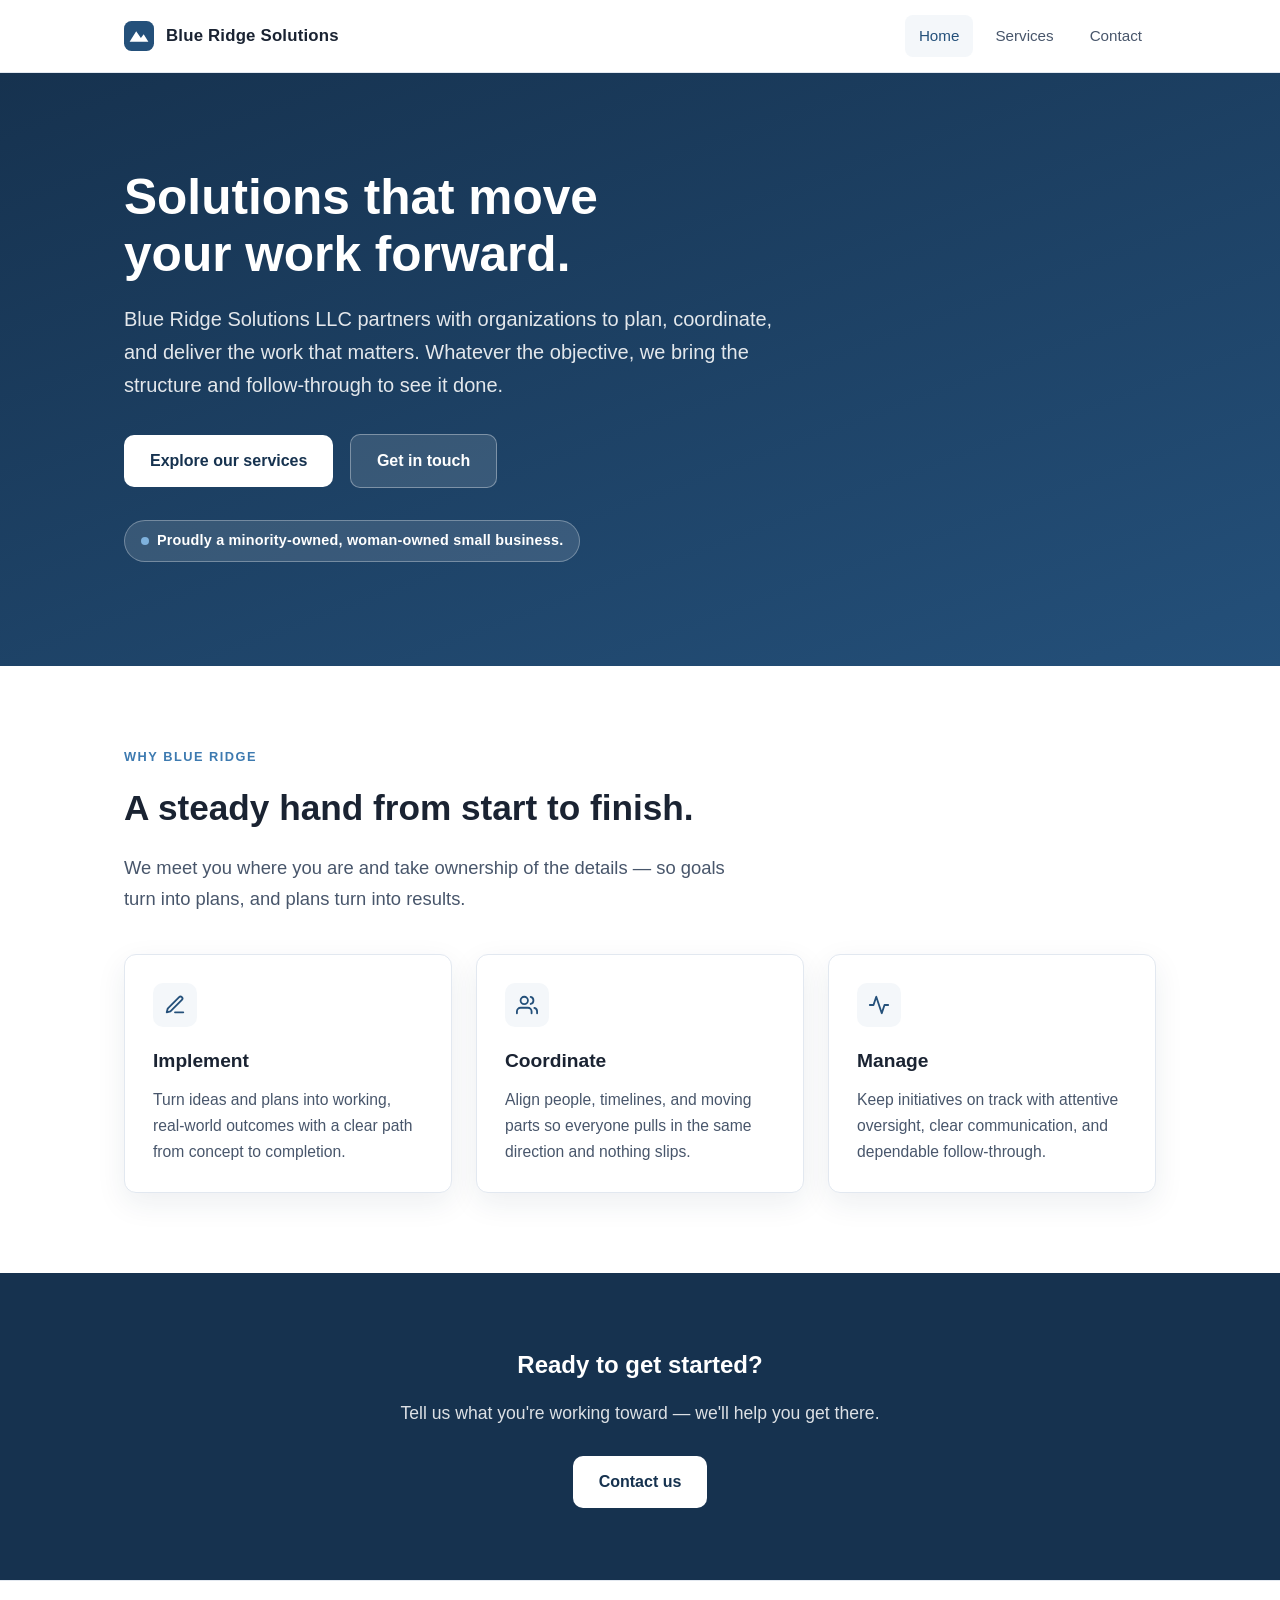
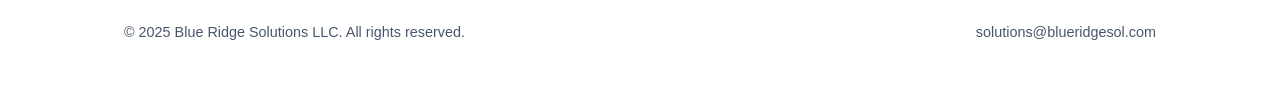
<file: index.html>
<!DOCTYPE html>
<html lang="en">
<head>
  <meta charset="UTF-8">
  <meta name="viewport" content="width=device-width, initial-scale=1.0">
  <title>Blue Ridge Solutions LLC</title>
  <meta name="description" content="Blue Ridge Solutions LLC helps organizations implement, coordinate, and manage the work that matters — across any industry.">
  <link rel="stylesheet" href="styles.css">
</head>
<body>
  <header class="site-header">
    <div class="container nav">
      <a class="brand" href="index.html">
        <svg class="mark" viewBox="0 0 32 32" fill="none" xmlns="http://www.w3.org/2000/svg" aria-hidden="true">
          <rect width="32" height="32" rx="8" fill="#24507a"/>
          <path d="M6 22 L13 11 L18 18 L21 14 L26 22 Z" fill="#ffffff"/>
        </svg>
        Blue Ridge Solutions
      </a>
      <nav class="nav-links">
        <a href="index.html" class="active">Home</a>
        <a href="services.html">Services</a>
        <a href="contact.html">Contact</a>
      </nav>
    </div>
  </header>

  <section class="hero">
    <div class="container">
      <h1>Solutions that move your work forward.</h1>
      <p>
        Blue Ridge Solutions LLC partners with organizations to plan, coordinate,
        and deliver the work that matters. Whatever the objective, we bring the
        structure and follow-through to see it done.
      </p>
      <div>
        <a class="btn btn-primary" href="services.html">Explore our services</a>
        <a class="btn btn-ghost" href="contact.html">Get in touch</a>
      </div>
      <p class="badge">Proudly a minority-owned, woman-owned small business.</p>
    </div>
  </section>

  <section class="section">
    <div class="container">
      <p class="eyebrow">Why Blue Ridge</p>
      <h2>A steady hand from start to finish.</h2>
      <p class="lead">
        We meet you where you are and take ownership of the details — so goals
        turn into plans, and plans turn into results.
      </p>

      <div class="grid">
        <div class="card">
          <div class="icon">
            <svg width="22" height="22" viewBox="0 0 24 24" fill="none" stroke="currentColor" stroke-width="2" stroke-linecap="round" stroke-linejoin="round"><path d="M12 20h9"/><path d="M16.5 3.5a2.12 2.12 0 0 1 3 3L7 19l-4 1 1-4Z"/></svg>
          </div>
          <h3>Implement</h3>
          <p>Turn ideas and plans into working, real-world outcomes with a clear path from concept to completion.</p>
        </div>
        <div class="card">
          <div class="icon">
            <svg width="22" height="22" viewBox="0 0 24 24" fill="none" stroke="currentColor" stroke-width="2" stroke-linecap="round" stroke-linejoin="round"><path d="M17 21v-2a4 4 0 0 0-4-4H5a4 4 0 0 0-4 4v2"/><circle cx="9" cy="7" r="4"/><path d="M23 21v-2a4 4 0 0 0-3-3.87"/><path d="M16 3.13a4 4 0 0 1 0 7.75"/></svg>
          </div>
          <h3>Coordinate</h3>
          <p>Align people, timelines, and moving parts so everyone pulls in the same direction and nothing slips.</p>
        </div>
        <div class="card">
          <div class="icon">
            <svg width="22" height="22" viewBox="0 0 24 24" fill="none" stroke="currentColor" stroke-width="2" stroke-linecap="round" stroke-linejoin="round"><path d="M22 12h-4l-3 9L9 3l-3 9H2"/></svg>
          </div>
          <h3>Manage</h3>
          <p>Keep initiatives on track with attentive oversight, clear communication, and dependable follow-through.</p>
        </div>
      </div>
    </div>
  </section>

  <section class="cta">
    <div class="container">
      <h2>Ready to get started?</h2>
      <p>Tell us what you're working toward — we'll help you get there.</p>
      <a class="btn btn-primary" href="contact.html">Contact us</a>
    </div>
  </section>

  <footer class="site-footer">
    <div class="container footer-inner">
      <span>&copy; 2025 Blue Ridge Solutions LLC. All rights reserved.</span>
      <a href="mailto:solutions@blueridgesol.com">solutions@blueridgesol.com</a>
    </div>
  </footer>
</body>
</html>
</file>
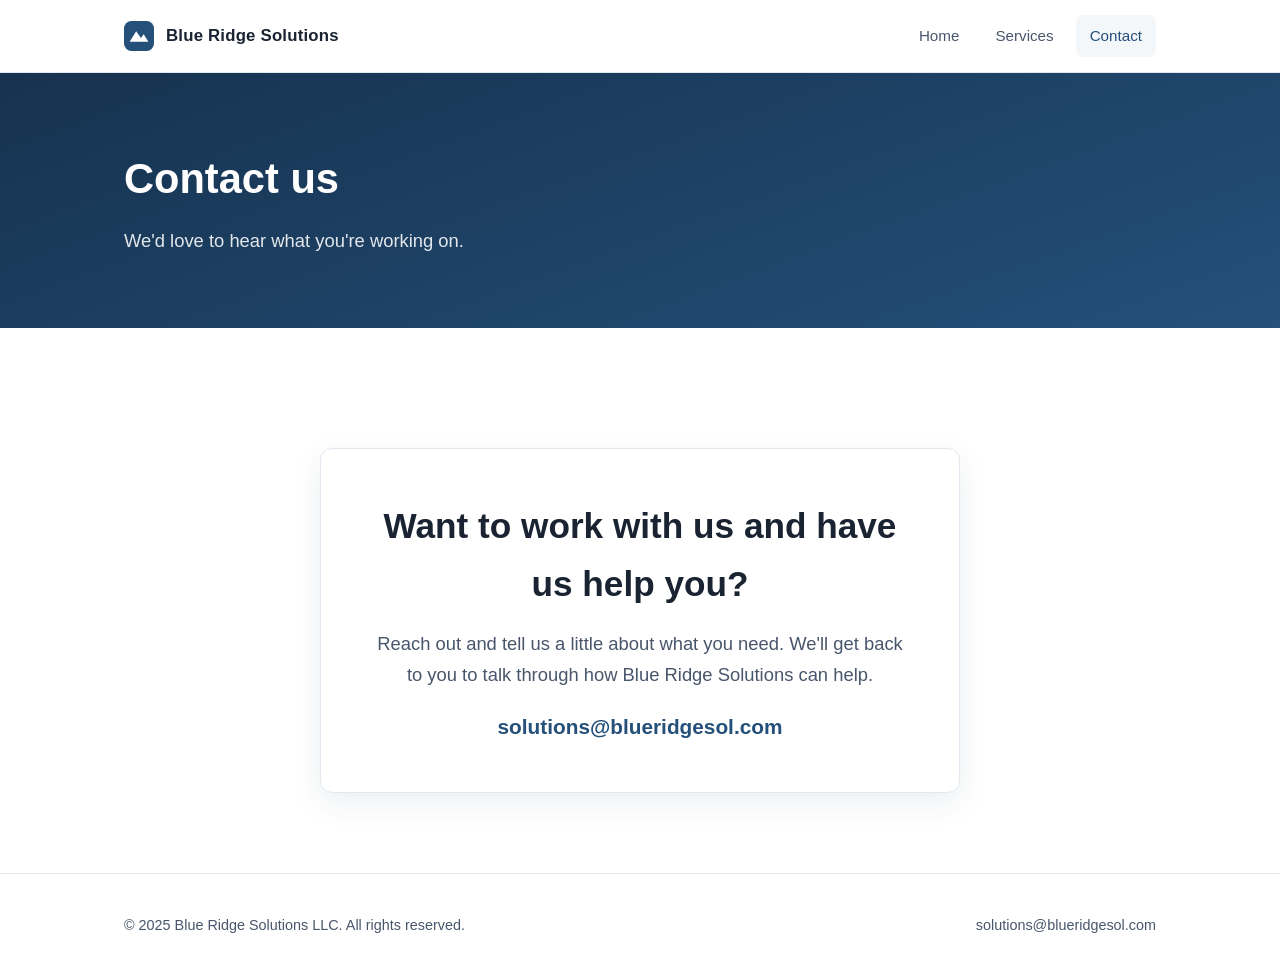
<file: contact.html>
<!DOCTYPE html>
<html lang="en">
<head>
  <meta charset="UTF-8">
  <meta name="viewport" content="width=device-width, initial-scale=1.0">
  <title>Contact — Blue Ridge Solutions LLC</title>
  <meta name="description" content="Get in touch with Blue Ridge Solutions LLC. Email us at solutions@blueridgesol.com.">
  <link rel="stylesheet" href="styles.css">
</head>
<body>
  <header class="site-header">
    <div class="container nav">
      <a class="brand" href="index.html">
        <svg class="mark" viewBox="0 0 32 32" fill="none" xmlns="http://www.w3.org/2000/svg" aria-hidden="true">
          <rect width="32" height="32" rx="8" fill="#24507a"/>
          <path d="M6 22 L13 11 L18 18 L21 14 L26 22 Z" fill="#ffffff"/>
        </svg>
        Blue Ridge Solutions
      </a>
      <nav class="nav-links">
        <a href="index.html">Home</a>
        <a href="services.html">Services</a>
        <a href="contact.html" class="active">Contact</a>
      </nav>
    </div>
  </header>

  <section class="page-head">
    <div class="container">
      <h1>Contact us</h1>
      <p>We'd love to hear what you're working on.</p>
    </div>
  </section>

  <section class="section">
    <div class="container">
      <div class="contact-card">
        <h2>Want to work with us and have us help you?</h2>
        <p class="lead" style="margin: 12px auto 0;">
          Reach out and tell us a little about what you need. We'll get back to you
          to talk through how Blue Ridge Solutions can help.
        </p>
        <a class="email-link" href="mailto:solutions@blueridgesol.com">solutions@blueridgesol.com</a>
      </div>
    </div>
  </section>

  <footer class="site-footer">
    <div class="container footer-inner">
      <span>&copy; 2025 Blue Ridge Solutions LLC. All rights reserved.</span>
      <a href="mailto:solutions@blueridgesol.com">solutions@blueridgesol.com</a>
    </div>
  </footer>
</body>
</html>
</file>
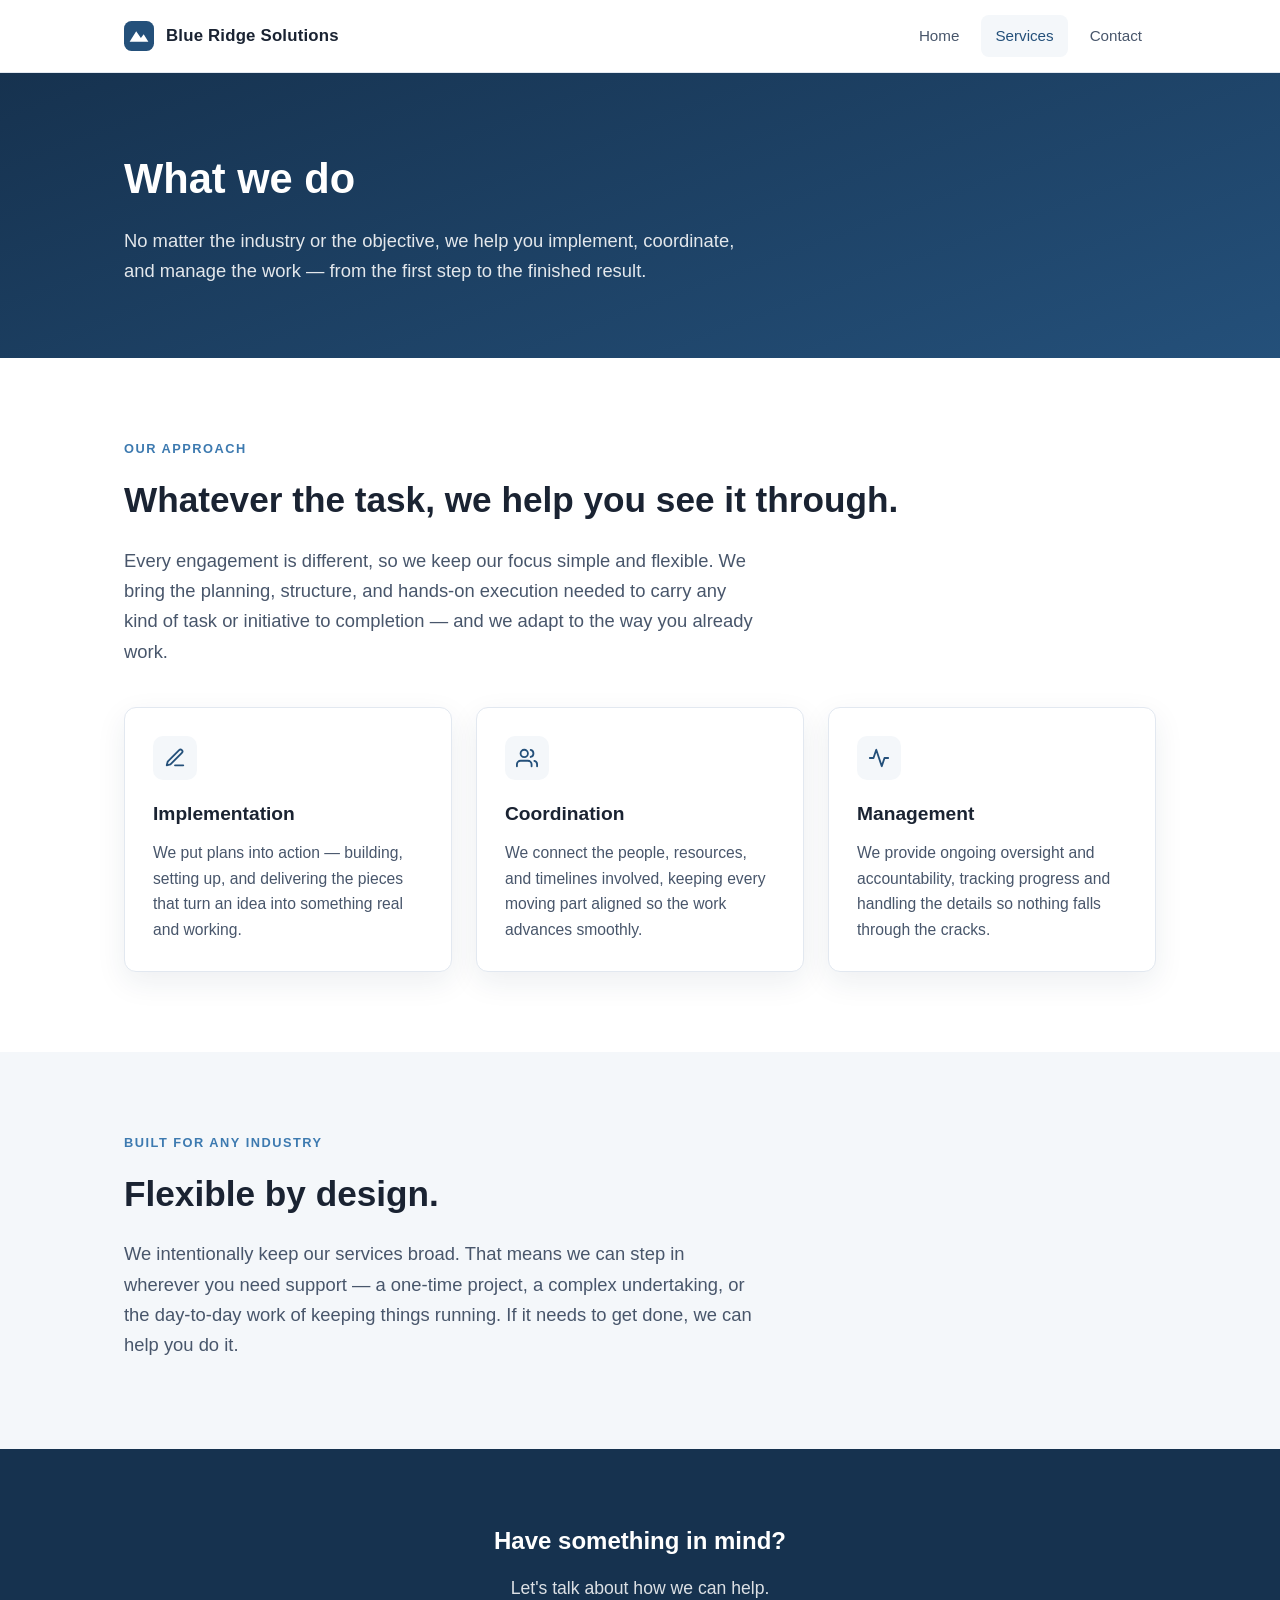
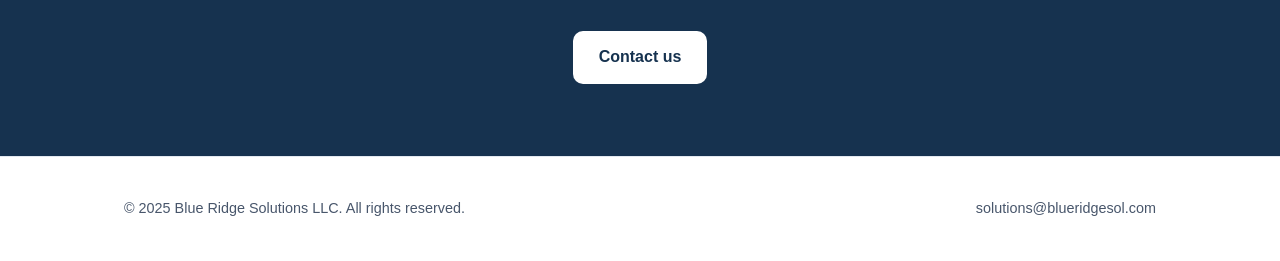
<file: services.html>
<!DOCTYPE html>
<html lang="en">
<head>
  <meta charset="UTF-8">
  <meta name="viewport" content="width=device-width, initial-scale=1.0">
  <title>Services — Blue Ridge Solutions LLC</title>
  <meta name="description" content="Blue Ridge Solutions helps implement, coordinate, and manage tasks and initiatives of any kind, across any industry.">
  <link rel="stylesheet" href="styles.css">
</head>
<body>
  <header class="site-header">
    <div class="container nav">
      <a class="brand" href="index.html">
        <svg class="mark" viewBox="0 0 32 32" fill="none" xmlns="http://www.w3.org/2000/svg" aria-hidden="true">
          <rect width="32" height="32" rx="8" fill="#24507a"/>
          <path d="M6 22 L13 11 L18 18 L21 14 L26 22 Z" fill="#ffffff"/>
        </svg>
        Blue Ridge Solutions
      </a>
      <nav class="nav-links">
        <a href="index.html">Home</a>
        <a href="services.html" class="active">Services</a>
        <a href="contact.html">Contact</a>
      </nav>
    </div>
  </header>

  <section class="page-head">
    <div class="container">
      <h1>What we do</h1>
      <p>
        No matter the industry or the objective, we help you implement, coordinate,
        and manage the work — from the first step to the finished result.
      </p>
    </div>
  </section>

  <section class="section">
    <div class="container">
      <p class="eyebrow">Our approach</p>
      <h2>Whatever the task, we help you see it through.</h2>
      <p class="lead">
        Every engagement is different, so we keep our focus simple and flexible.
        We bring the planning, structure, and hands-on execution needed to carry
        any kind of task or initiative to completion — and we adapt to the way you
        already work.
      </p>

      <div class="grid">
        <div class="card">
          <div class="icon">
            <svg width="22" height="22" viewBox="0 0 24 24" fill="none" stroke="currentColor" stroke-width="2" stroke-linecap="round" stroke-linejoin="round"><path d="M12 20h9"/><path d="M16.5 3.5a2.12 2.12 0 0 1 3 3L7 19l-4 1 1-4Z"/></svg>
          </div>
          <h3>Implementation</h3>
          <p>We put plans into action — building, setting up, and delivering the pieces that turn an idea into something real and working.</p>
        </div>
        <div class="card">
          <div class="icon">
            <svg width="22" height="22" viewBox="0 0 24 24" fill="none" stroke="currentColor" stroke-width="2" stroke-linecap="round" stroke-linejoin="round"><path d="M17 21v-2a4 4 0 0 0-4-4H5a4 4 0 0 0-4 4v2"/><circle cx="9" cy="7" r="4"/><path d="M23 21v-2a4 4 0 0 0-3-3.87"/><path d="M16 3.13a4 4 0 0 1 0 7.75"/></svg>
          </div>
          <h3>Coordination</h3>
          <p>We connect the people, resources, and timelines involved, keeping every moving part aligned so the work advances smoothly.</p>
        </div>
        <div class="card">
          <div class="icon">
            <svg width="22" height="22" viewBox="0 0 24 24" fill="none" stroke="currentColor" stroke-width="2" stroke-linecap="round" stroke-linejoin="round"><path d="M22 12h-4l-3 9L9 3l-3 9H2"/></svg>
          </div>
          <h3>Management</h3>
          <p>We provide ongoing oversight and accountability, tracking progress and handling the details so nothing falls through the cracks.</p>
        </div>
      </div>
    </div>
  </section>

  <section class="section alt">
    <div class="container">
      <p class="eyebrow">Built for any industry</p>
      <h2>Flexible by design.</h2>
      <p class="lead">
        We intentionally keep our services broad. That means we can step in wherever
        you need support — a one-time project, a complex undertaking, or the day-to-day
        work of keeping things running. If it needs to get done, we can help you do it.
      </p>
    </div>
  </section>

  <section class="cta">
    <div class="container">
      <h2>Have something in mind?</h2>
      <p>Let's talk about how we can help.</p>
      <a class="btn btn-primary" href="contact.html">Contact us</a>
    </div>
  </section>

  <footer class="site-footer">
    <div class="container footer-inner">
      <span>&copy; 2025 Blue Ridge Solutions LLC. All rights reserved.</span>
      <a href="mailto:solutions@blueridgesol.com">solutions@blueridgesol.com</a>
    </div>
  </footer>
</body>
</html>
</file>
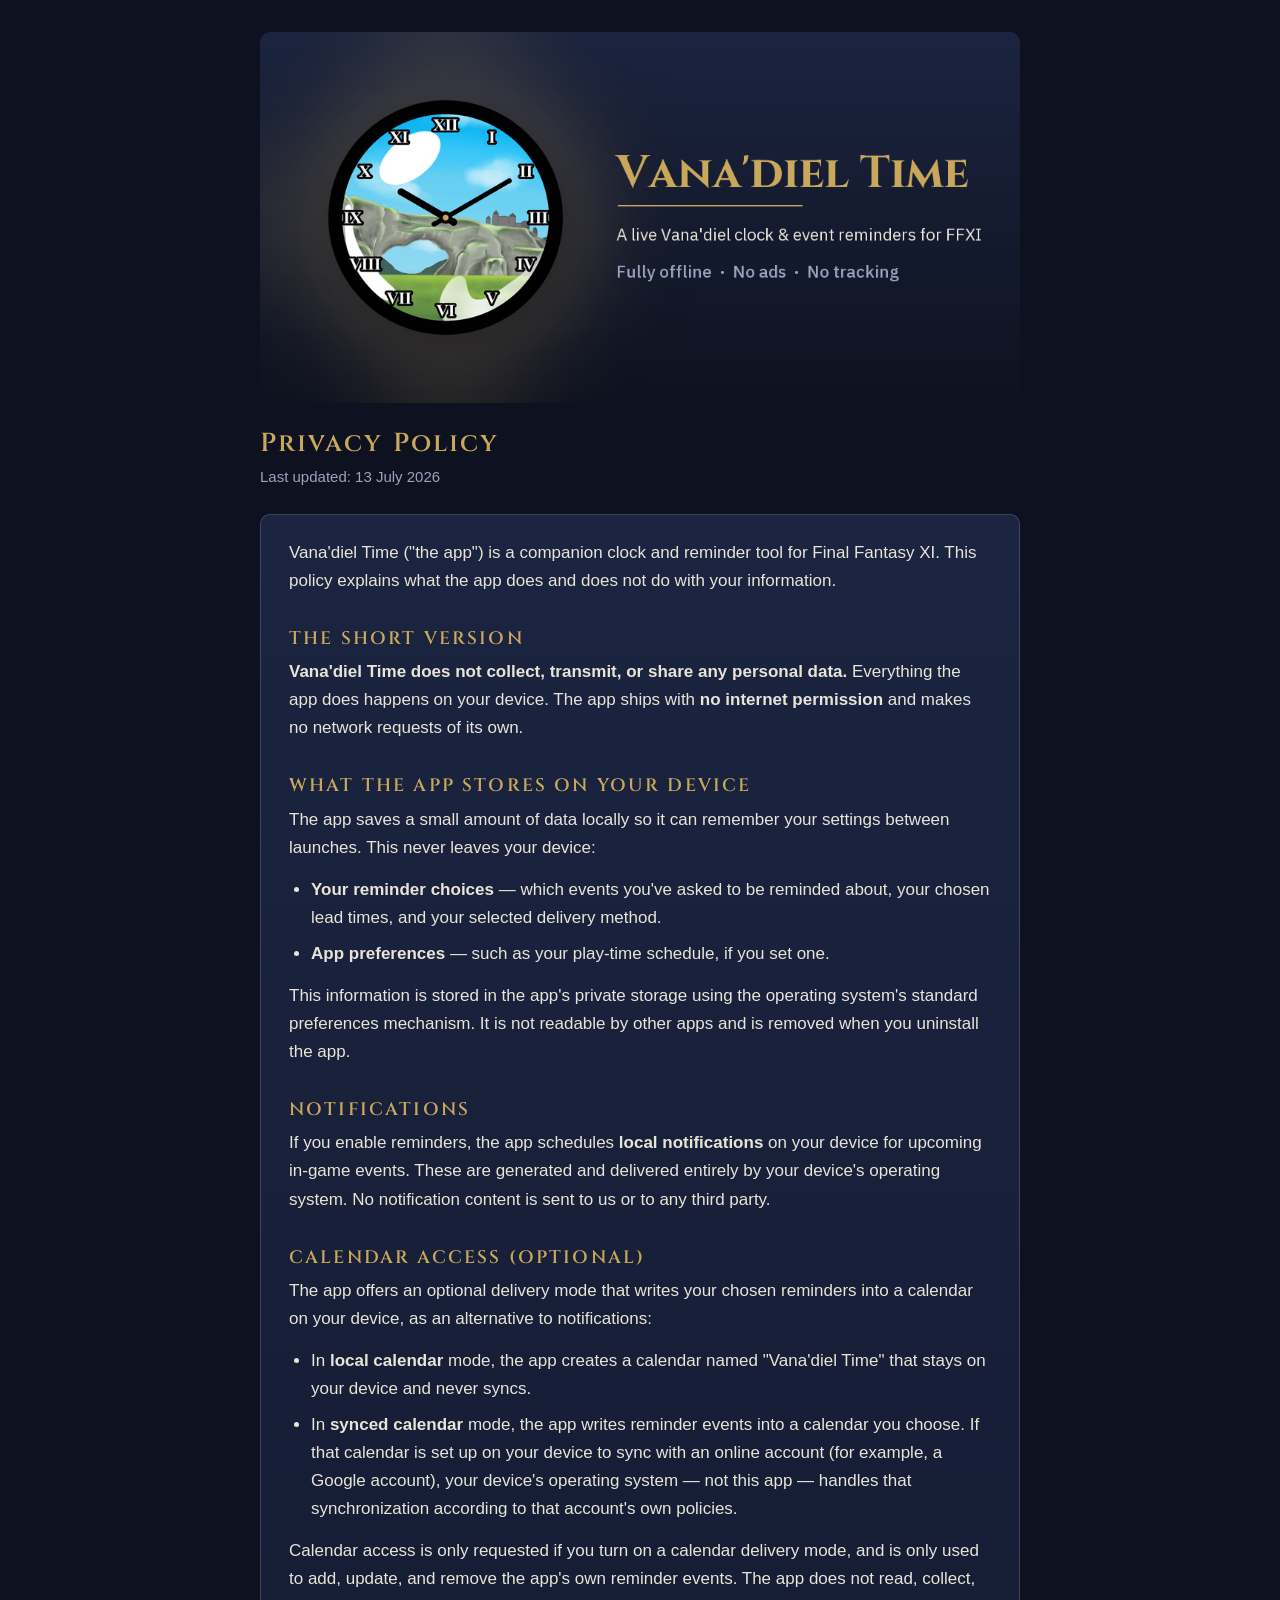
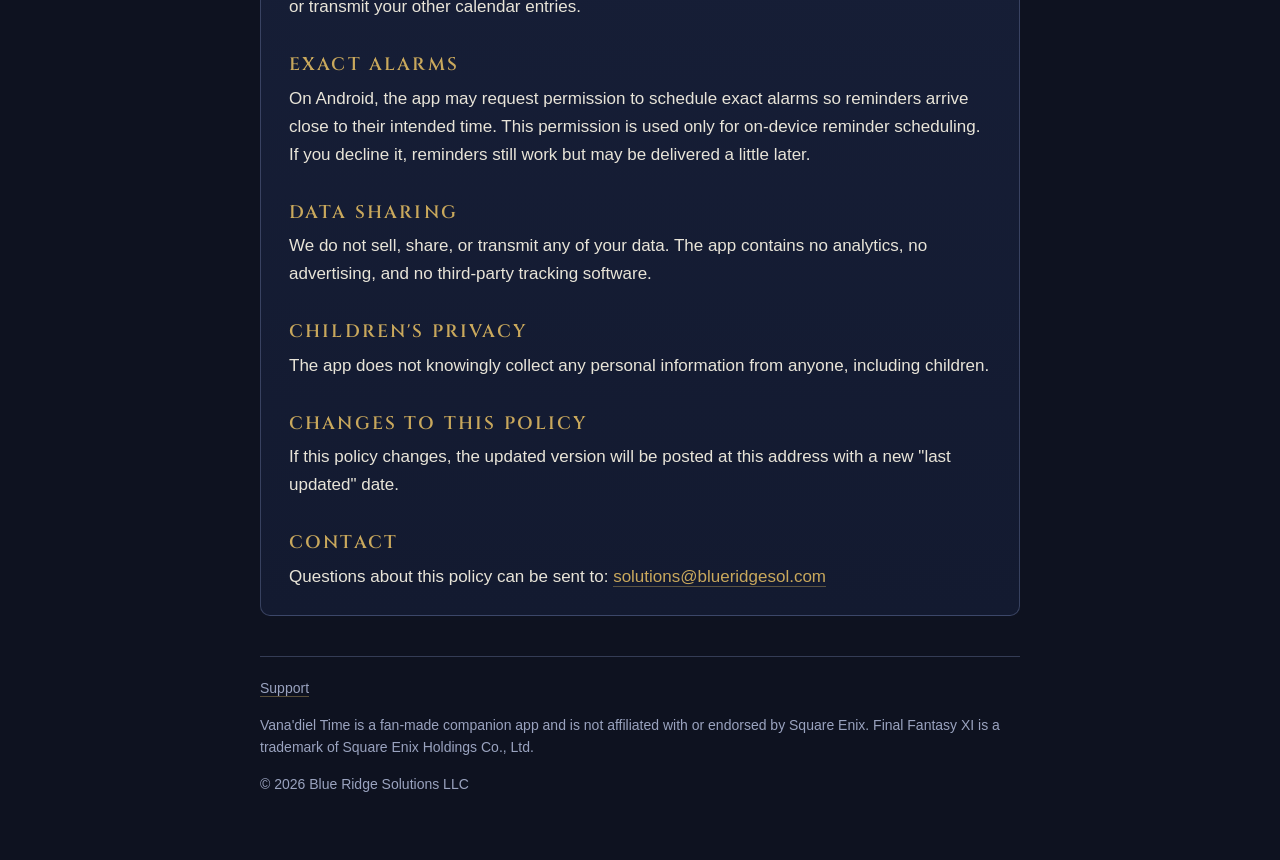
<file: vanadiel-time/privacy.html>
<!DOCTYPE html>
<html lang="en">
<head>
  <meta charset="UTF-8">
  <meta name="viewport" content="width=device-width, initial-scale=1.0">
  <title>Privacy Policy — Vana'diel Time</title>
  <meta name="description" content="Privacy policy for the Vana'diel Time app.">
  <meta name="robots" content="noindex, nofollow">
  <link rel="preconnect" href="https://fonts.googleapis.com">
  <link rel="preconnect" href="https://fonts.gstatic.com" crossorigin>
  <link href="https://fonts.googleapis.com/css2?family=Cinzel:wght@600&display=swap" rel="stylesheet">
  <link rel="stylesheet" href="vanadiel.css">
</head>
<body>
  <div class="wrap">
    <img class="hero" src="feature-graphic.png"
         alt="Vana'diel Time — a live Vana'diel clock and event reminders for FFXI">

    <h1>Privacy Policy</h1>
    <p class="updated">Last updated: 13 July 2026</p>

    <div class="panel">
      <p>
        Vana'diel Time ("the app") is a companion clock and reminder tool for
        Final Fantasy XI. This policy explains what the app does and does not do
        with your information.
      </p>

      <h2>The short version</h2>
      <p>
        <strong>Vana'diel Time does not collect, transmit, or share any personal
        data.</strong> Everything the app does happens on your device. The app
        ships with <strong>no internet permission</strong> and makes no network
        requests of its own.
      </p>

      <h2>What the app stores on your device</h2>
      <p>
        The app saves a small amount of data locally so it can remember your
        settings between launches. This never leaves your device:
      </p>
      <ul>
        <li><strong>Your reminder choices</strong> — which events you've asked to
          be reminded about, your chosen lead times, and your selected delivery
          method.</li>
        <li><strong>App preferences</strong> — such as your play-time schedule,
          if you set one.</li>
      </ul>
      <p>
        This information is stored in the app's private storage using the
        operating system's standard preferences mechanism. It is not readable by
        other apps and is removed when you uninstall the app.
      </p>

      <h2>Notifications</h2>
      <p>
        If you enable reminders, the app schedules <strong>local
        notifications</strong> on your device for upcoming in-game events. These
        are generated and delivered entirely by your device's operating system.
        No notification content is sent to us or to any third party.
      </p>

      <h2>Calendar access (optional)</h2>
      <p>
        The app offers an optional delivery mode that writes your chosen
        reminders into a calendar on your device, as an alternative to
        notifications:
      </p>
      <ul>
        <li>In <strong>local calendar</strong> mode, the app creates a calendar
          named "Vana'diel Time" that stays on your device and never syncs.</li>
        <li>In <strong>synced calendar</strong> mode, the app writes reminder
          events into a calendar you choose. If that calendar is set up on your
          device to sync with an online account (for example, a Google account),
          your device's operating system — not this app — handles that
          synchronization according to that account's own policies.</li>
      </ul>
      <p>
        Calendar access is only requested if you turn on a calendar delivery
        mode, and is only used to add, update, and remove the app's own reminder
        events. The app does not read, collect, or transmit your other calendar
        entries.
      </p>

      <h2>Exact alarms</h2>
      <p>
        On Android, the app may request permission to schedule exact alarms so
        reminders arrive close to their intended time. This permission is used
        only for on-device reminder scheduling. If you decline it, reminders
        still work but may be delivered a little later.
      </p>

      <h2>Data sharing</h2>
      <p>
        We do not sell, share, or transmit any of your data. The app contains no
        analytics, no advertising, and no third-party tracking software.
      </p>

      <h2>Children's privacy</h2>
      <p>
        The app does not knowingly collect any personal information from anyone,
        including children.
      </p>

      <h2>Changes to this policy</h2>
      <p>
        If this policy changes, the updated version will be posted at this
        address with a new "last updated" date.
      </p>

      <h2>Contact</h2>
      <p>
        Questions about this policy can be sent to:
        <a href="mailto:solutions@blueridgesol.com">solutions@blueridgesol.com</a>
      </p>
    </div>

    <footer>
      <p>
        <a href="support.html">Support</a>
      </p>
      <p class="disclaimer">
        Vana'diel Time is a fan-made companion app and is not affiliated with or
        endorsed by Square Enix. Final Fantasy XI is a trademark of Square Enix
        Holdings Co., Ltd.
      </p>
      <p>&copy; 2026 Blue Ridge Solutions LLC</p>
    </footer>
  </div>
</body>
</html>
</file>
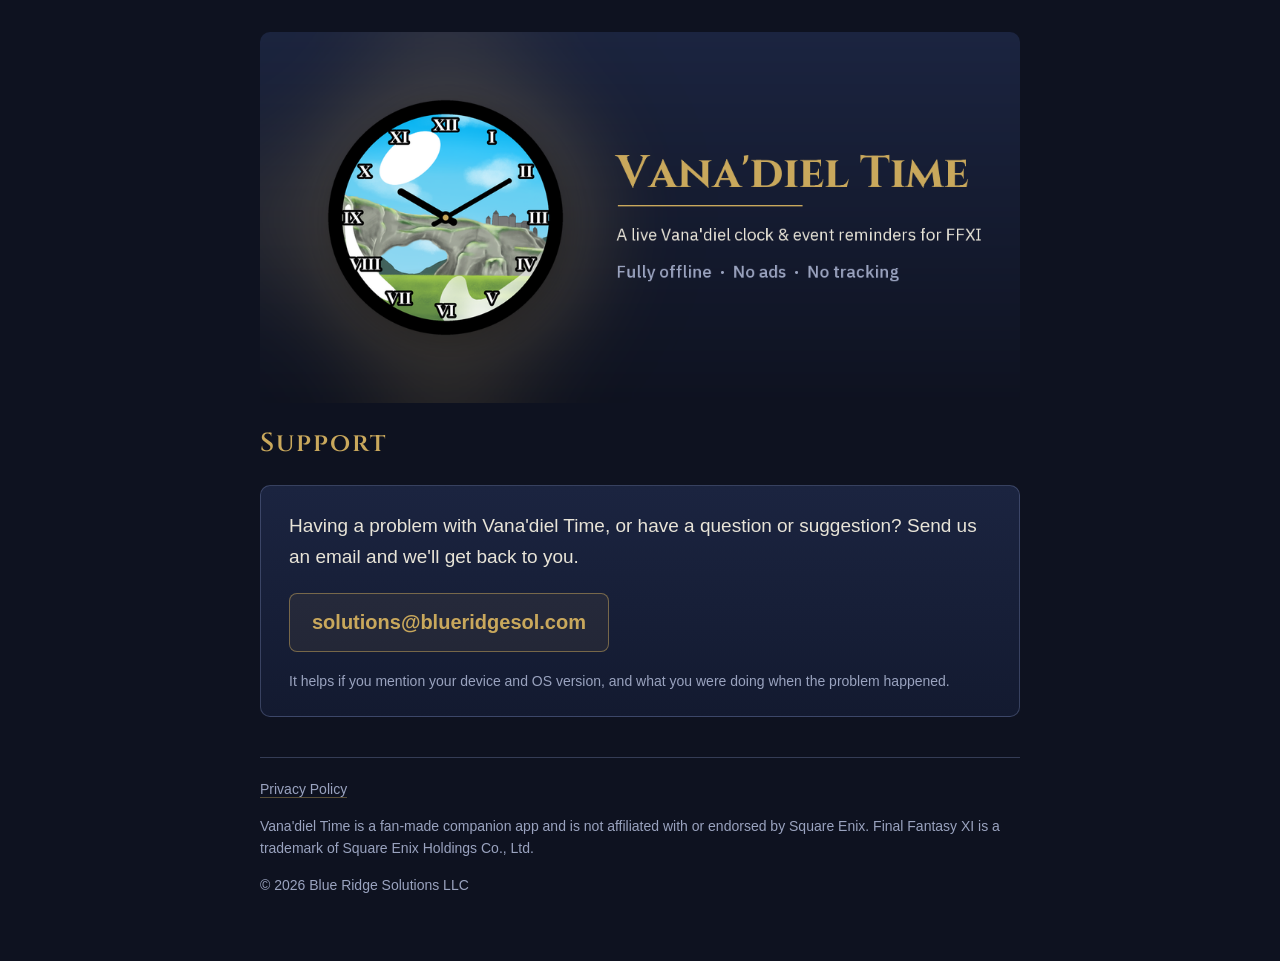
<file: vanadiel-time/support.html>
<!DOCTYPE html>
<html lang="en">
<head>
  <meta charset="UTF-8">
  <meta name="viewport" content="width=device-width, initial-scale=1.0">
  <title>Support — Vana'diel Time</title>
  <meta name="description" content="Support for the Vana'diel Time app.">
  <meta name="robots" content="noindex, nofollow">
  <link rel="preconnect" href="https://fonts.googleapis.com">
  <link rel="preconnect" href="https://fonts.gstatic.com" crossorigin>
  <link href="https://fonts.googleapis.com/css2?family=Cinzel:wght@600&display=swap" rel="stylesheet">
  <link rel="stylesheet" href="vanadiel.css">
</head>
<body>
  <div class="wrap">
    <img class="hero" src="feature-graphic.png"
         alt="Vana'diel Time — a live Vana'diel clock and event reminders for FFXI">

    <h1>Support</h1>

    <div class="panel">
      <p class="lead">
        Having a problem with Vana'diel Time, or have a question or suggestion?
        Send us an email and we'll get back to you.
      </p>
      <p>
        <a class="email" href="mailto:solutions@blueridgesol.com?subject=Vana'diel%20Time%20support">solutions@blueridgesol.com</a>
      </p>
      <p class="disclaimer">
        It helps if you mention your device and OS version, and what you were
        doing when the problem happened.
      </p>
    </div>

    <footer>
      <p>
        <a href="privacy.html">Privacy Policy</a>
      </p>
      <p class="disclaimer">
        Vana'diel Time is a fan-made companion app and is not affiliated with or
        endorsed by Square Enix. Final Fantasy XI is a trademark of Square Enix
        Holdings Co., Ltd.
      </p>
      <p>&copy; 2026 Blue Ridge Solutions LLC</p>
    </footer>
  </div>
</body>
</html>
</file>
<file: styles.css>
/* Blue Ridge Solutions LLC — shared styles */

:root {
  --ink: #1a2332;
  --ink-soft: #48566b;
  --brand: #24507a;
  --brand-deep: #16324f;
  --brand-accent: #3d7ab0;
  --bg: #ffffff;
  --bg-soft: #f4f7fa;
  --line: #e2e8f0;
  --max: 1080px;
  --radius: 12px;
  --shadow: 0 10px 30px rgba(22, 50, 79, 0.08);
}

* { box-sizing: border-box; }

html { scroll-behavior: smooth; }

body {
  margin: 0;
  font-family: -apple-system, BlinkMacSystemFont, "Segoe UI", Roboto, Helvetica, Arial, sans-serif;
  color: var(--ink);
  background: var(--bg);
  line-height: 1.65;
  -webkit-font-smoothing: antialiased;
}

a { color: var(--brand-accent); }

.container {
  width: 100%;
  max-width: var(--max);
  margin: 0 auto;
  padding: 0 24px;
}

/* Header / nav */
.site-header {
  border-bottom: 1px solid var(--line);
  background: var(--bg);
  position: sticky;
  top: 0;
  z-index: 10;
}

.nav {
  display: flex;
  align-items: center;
  justify-content: space-between;
  height: 72px;
}

.brand {
  display: flex;
  align-items: center;
  gap: 12px;
  font-weight: 700;
  font-size: 1.05rem;
  letter-spacing: 0.2px;
  color: var(--ink);
  text-decoration: none;
}

.brand .mark {
  width: 30px;
  height: 30px;
  flex: none;
}

.nav-links {
  display: flex;
  gap: 8px;
  align-items: center;
}

.nav-links a {
  color: var(--ink-soft);
  text-decoration: none;
  font-weight: 500;
  padding: 8px 14px;
  border-radius: 8px;
  font-size: 0.95rem;
}

.nav-links a:hover { background: var(--bg-soft); color: var(--ink); }
.nav-links a.active { color: var(--brand); background: var(--bg-soft); }

/* Hero */
.hero {
  background: linear-gradient(160deg, var(--brand-deep), var(--brand));
  color: #fff;
  padding: 96px 0 104px;
}

.hero h1 {
  font-size: clamp(2rem, 5vw, 3.1rem);
  line-height: 1.15;
  margin: 0 0 20px;
  font-weight: 700;
  max-width: 18ch;
}

.hero p {
  font-size: clamp(1.05rem, 2.2vw, 1.25rem);
  color: rgba(255, 255, 255, 0.88);
  max-width: 60ch;
  margin: 0 0 32px;
}

.hero .badge {
  display: inline-flex;
  align-items: center;
  gap: 8px;
  margin: 32px 0 0;
  padding: 8px 16px;
  border-radius: 999px;
  background: rgba(255, 255, 255, 0.12);
  border: 1px solid rgba(255, 255, 255, 0.3);
  color: #fff;
  font-size: 0.9rem;
  font-weight: 600;
  letter-spacing: 0.2px;
}

.hero .badge::before {
  content: "";
  width: 8px;
  height: 8px;
  border-radius: 50%;
  background: #7fb2dd;
  flex: none;
}

/* Buttons */
.btn {
  display: inline-block;
  padding: 13px 26px;
  border-radius: 10px;
  font-weight: 600;
  text-decoration: none;
  font-size: 1rem;
  transition: transform 0.05s ease, background 0.15s ease;
}

.btn-primary { background: #fff; color: var(--brand-deep); }
.btn-primary:hover { background: #eef3f8; }
.btn-ghost { background: rgba(255,255,255,0.12); color: #fff; border: 1px solid rgba(255,255,255,0.35); margin-left: 12px; }
.btn-ghost:hover { background: rgba(255,255,255,0.2); }
.btn:active { transform: translateY(1px); }

.btn-solid { background: var(--brand); color: #fff; }
.btn-solid:hover { background: var(--brand-deep); }

/* Sections */
.section { padding: 80px 0; }
.section.alt { background: var(--bg-soft); }

.section h2 {
  font-size: clamp(1.6rem, 3.5vw, 2.2rem);
  margin: 0 0 16px;
  color: var(--ink);
}

.section .lead {
  font-size: 1.15rem;
  color: var(--ink-soft);
  max-width: 62ch;
  margin: 0 0 8px;
}

.eyebrow {
  text-transform: uppercase;
  letter-spacing: 1.5px;
  font-size: 0.8rem;
  font-weight: 700;
  color: var(--brand-accent);
  margin: 0 0 12px;
}

/* Feature grid */
.grid {
  display: grid;
  grid-template-columns: repeat(3, 1fr);
  gap: 24px;
  margin-top: 40px;
}

.card {
  background: var(--bg);
  border: 1px solid var(--line);
  border-radius: var(--radius);
  padding: 28px;
  box-shadow: var(--shadow);
}

.card h3 { margin: 0 0 10px; font-size: 1.2rem; color: var(--ink); }
.card p { margin: 0; color: var(--ink-soft); font-size: 0.98rem; }

.card .icon {
  width: 44px; height: 44px;
  border-radius: 10px;
  background: var(--bg-soft);
  display: flex; align-items: center; justify-content: center;
  margin-bottom: 18px;
  color: var(--brand);
}

/* Contact block */
.contact-card {
  background: var(--bg);
  border: 1px solid var(--line);
  border-radius: var(--radius);
  box-shadow: var(--shadow);
  padding: 48px;
  text-align: center;
  max-width: 640px;
  margin: 40px auto 0;
}

.contact-card .email-link {
  display: inline-block;
  margin-top: 20px;
  font-size: 1.3rem;
  font-weight: 600;
  color: var(--brand);
  text-decoration: none;
}
.contact-card .email-link:hover { text-decoration: underline; }

/* CTA strip */
.cta {
  background: var(--brand-deep);
  color: #fff;
  text-align: center;
  padding: 72px 0;
}
.cta h2 { color: #fff; margin: 0 0 14px; }
.cta p { color: rgba(255,255,255,0.85); margin: 0 0 28px; font-size: 1.1rem; }

/* Footer */
.site-footer {
  border-top: 1px solid var(--line);
  padding: 40px 0;
  color: var(--ink-soft);
  font-size: 0.9rem;
}
.footer-inner { display: flex; justify-content: space-between; align-items: center; gap: 16px; flex-wrap: wrap; }
.footer-inner a { color: var(--ink-soft); text-decoration: none; }
.footer-inner a:hover { color: var(--ink); }

/* Page header (inner pages) */
.page-head {
  background: linear-gradient(160deg, var(--brand-deep), var(--brand));
  color: #fff;
  padding: 72px 0;
}
.page-head h1 { margin: 0 0 12px; font-size: clamp(1.8rem, 4vw, 2.6rem); }
.page-head p { margin: 0; color: rgba(255,255,255,0.88); font-size: 1.15rem; max-width: 60ch; }

@media (max-width: 760px) {
  .grid { grid-template-columns: 1fr; }
  .nav-links a { padding: 8px 10px; }
  .contact-card { padding: 32px 24px; }
  .btn-ghost { margin-left: 0; margin-top: 12px; }
  .hero .btn { display: block; text-align: center; }
}
</file>
<file: vanadiel-time/vanadiel.css>
/* Vana'diel Time — app-matched palette, mirrored from the Flutter app's
   lib/theme.dart (VanaColors) so these pages read as part of the app. */

:root {
  --field: #0E1220;
  --panel-top: #1B2440;
  --panel-bottom: #131A30;
  --hairline: rgba(110, 123, 166, 0.4);
  --parchment: #E8E4D8;
  --muted: #9AA3BF;
  --gold: #C9A85C;
}

* { box-sizing: border-box; }

body {
  margin: 0;
  padding: 0 20px 64px;
  background: var(--field);
  color: var(--parchment);
  font-family: -apple-system, BlinkMacSystemFont, "Segoe UI", Roboto,
    "Helvetica Neue", Arial, sans-serif;
  font-size: 17px;
  line-height: 1.65;
  -webkit-font-smoothing: antialiased;
}

.wrap {
  max-width: 760px;
  margin: 0 auto;
}

/* The feature graphic, full-bleed at the top of the column. Its own
   background is the same indigo field, so it melts into the page. */
.hero {
  display: block;
  width: 100%;
  height: auto;
  max-width: 100%;
  margin: 32px 0 8px;
  border-radius: 10px;
}

/* The FFXI "window": vertical indigo gradient, 1px pale border. */
.panel {
  background: linear-gradient(to bottom, var(--panel-top), var(--panel-bottom));
  border: 1px solid var(--hairline);
  border-radius: 10px;
  padding: 24px 28px;
  margin: 24px 0;
}

h1, h2 {
  font-family: Cinzel, "Trajan Pro", Georgia, serif;
  color: var(--gold);
  font-weight: 600;
  letter-spacing: 0.08em;
  line-height: 1.3;
}

h1 {
  font-size: 26px;
  margin: 24px 0 4px;
}

h2 {
  font-size: 18px;
  letter-spacing: 0.12em;
  text-transform: uppercase;
  margin: 32px 0 8px;
}

.panel > h2:first-child { margin-top: 0; }

p { margin: 0 0 14px; }
p:last-child { margin-bottom: 0; }

.updated {
  color: var(--muted);
  font-size: 15px;
  margin: 0 0 24px;
}

.lead { font-size: 19px; }

ul {
  margin: 0 0 14px;
  padding-left: 22px;
}

li { margin-bottom: 8px; }

strong { color: var(--parchment); font-weight: 600; }

a {
  color: var(--gold);
  text-decoration: none;
  border-bottom: 1px solid rgba(201, 168, 92, 0.4);
}

a:hover { border-bottom-color: var(--gold); }

/* The email call-to-action on the support page. */
.email {
  display: inline-block;
  font-size: 20px;
  font-weight: 600;
  padding: 12px 22px;
  margin: 6px 0 4px;
  border: 1px solid rgba(201, 168, 92, 0.5);
  border-radius: 8px;
  background: rgba(201, 168, 92, 0.08);
}

.email:hover {
  background: rgba(201, 168, 92, 0.16);
  border-color: var(--gold);
}

footer {
  margin-top: 40px;
  padding-top: 20px;
  border-top: 1px solid var(--hairline);
  color: var(--muted);
  font-size: 14px;
}

footer a { color: var(--muted); }

.disclaimer {
  color: var(--muted);
  font-size: 14px;
  line-height: 1.6;
}

@media (max-width: 600px) {
  body { font-size: 16px; padding: 0 16px 48px; }
  .panel { padding: 20px; }
  h1 { font-size: 22px; }
}
</file>
